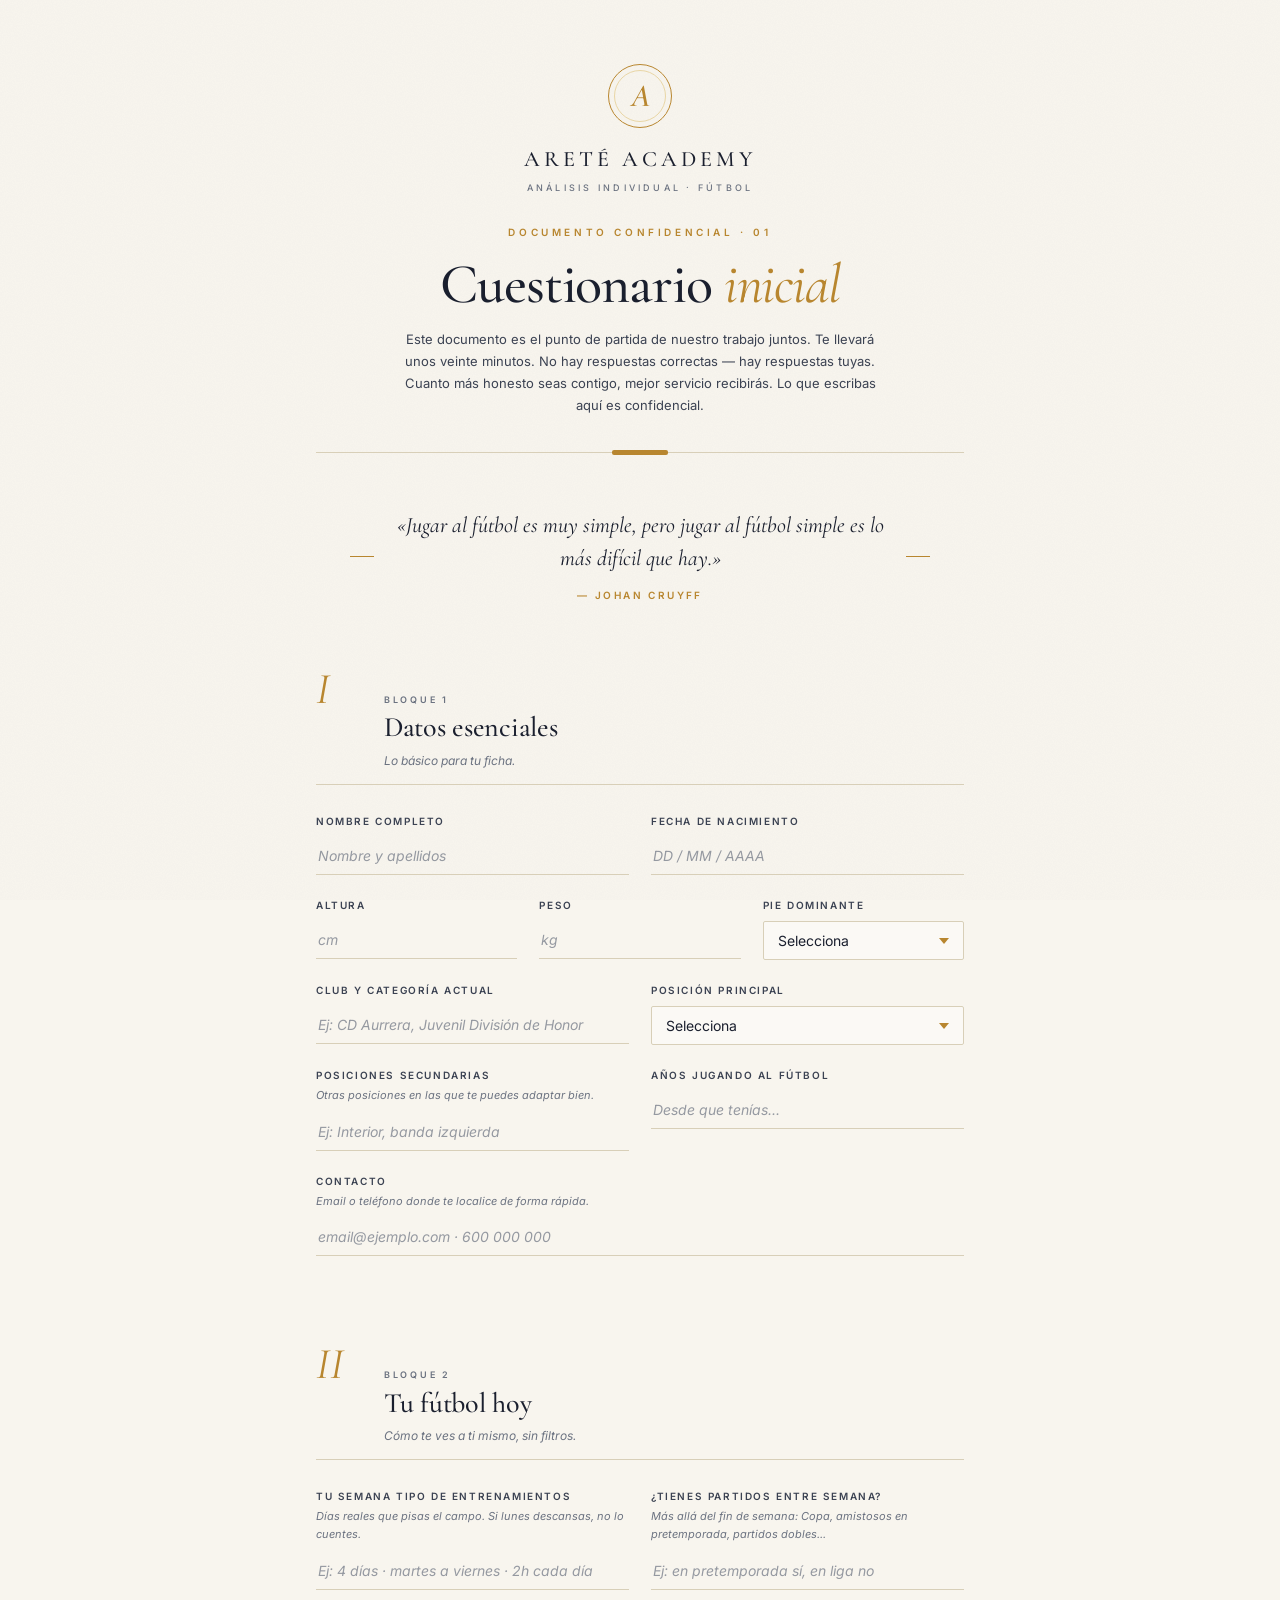
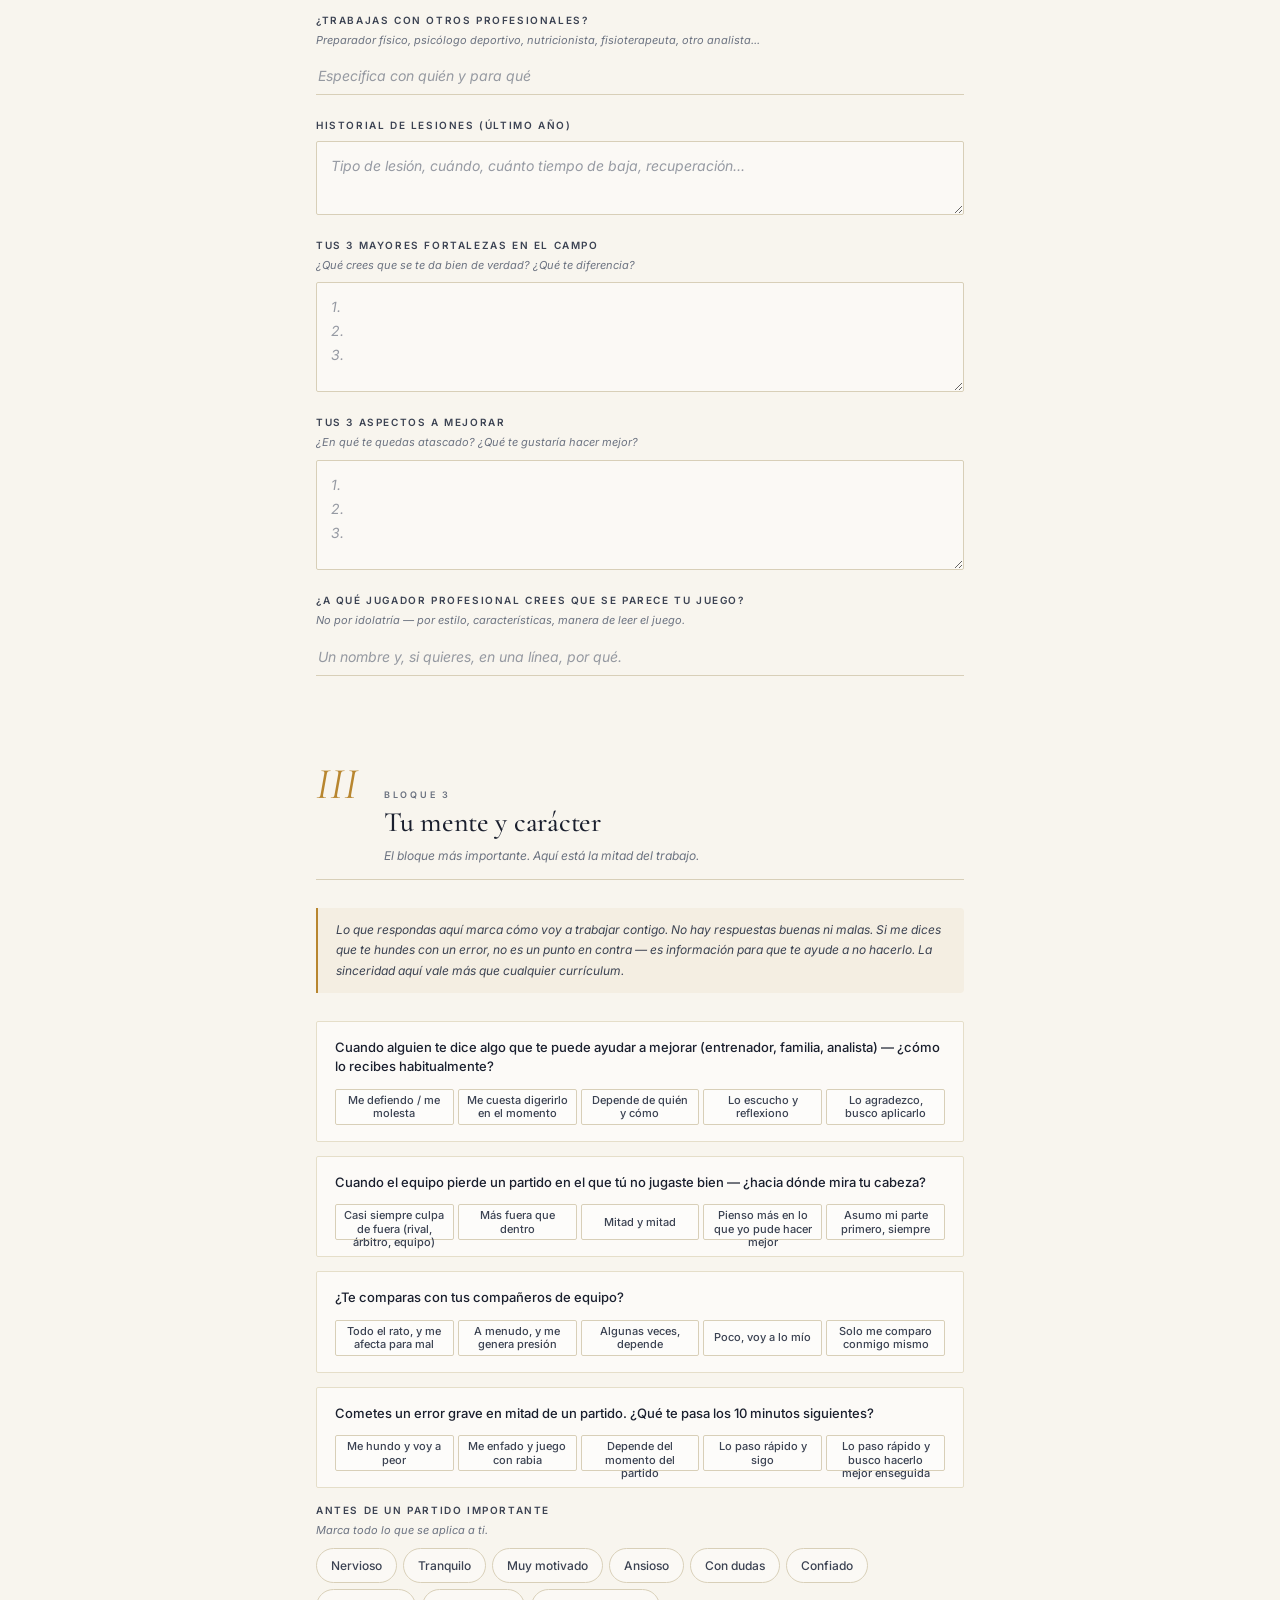
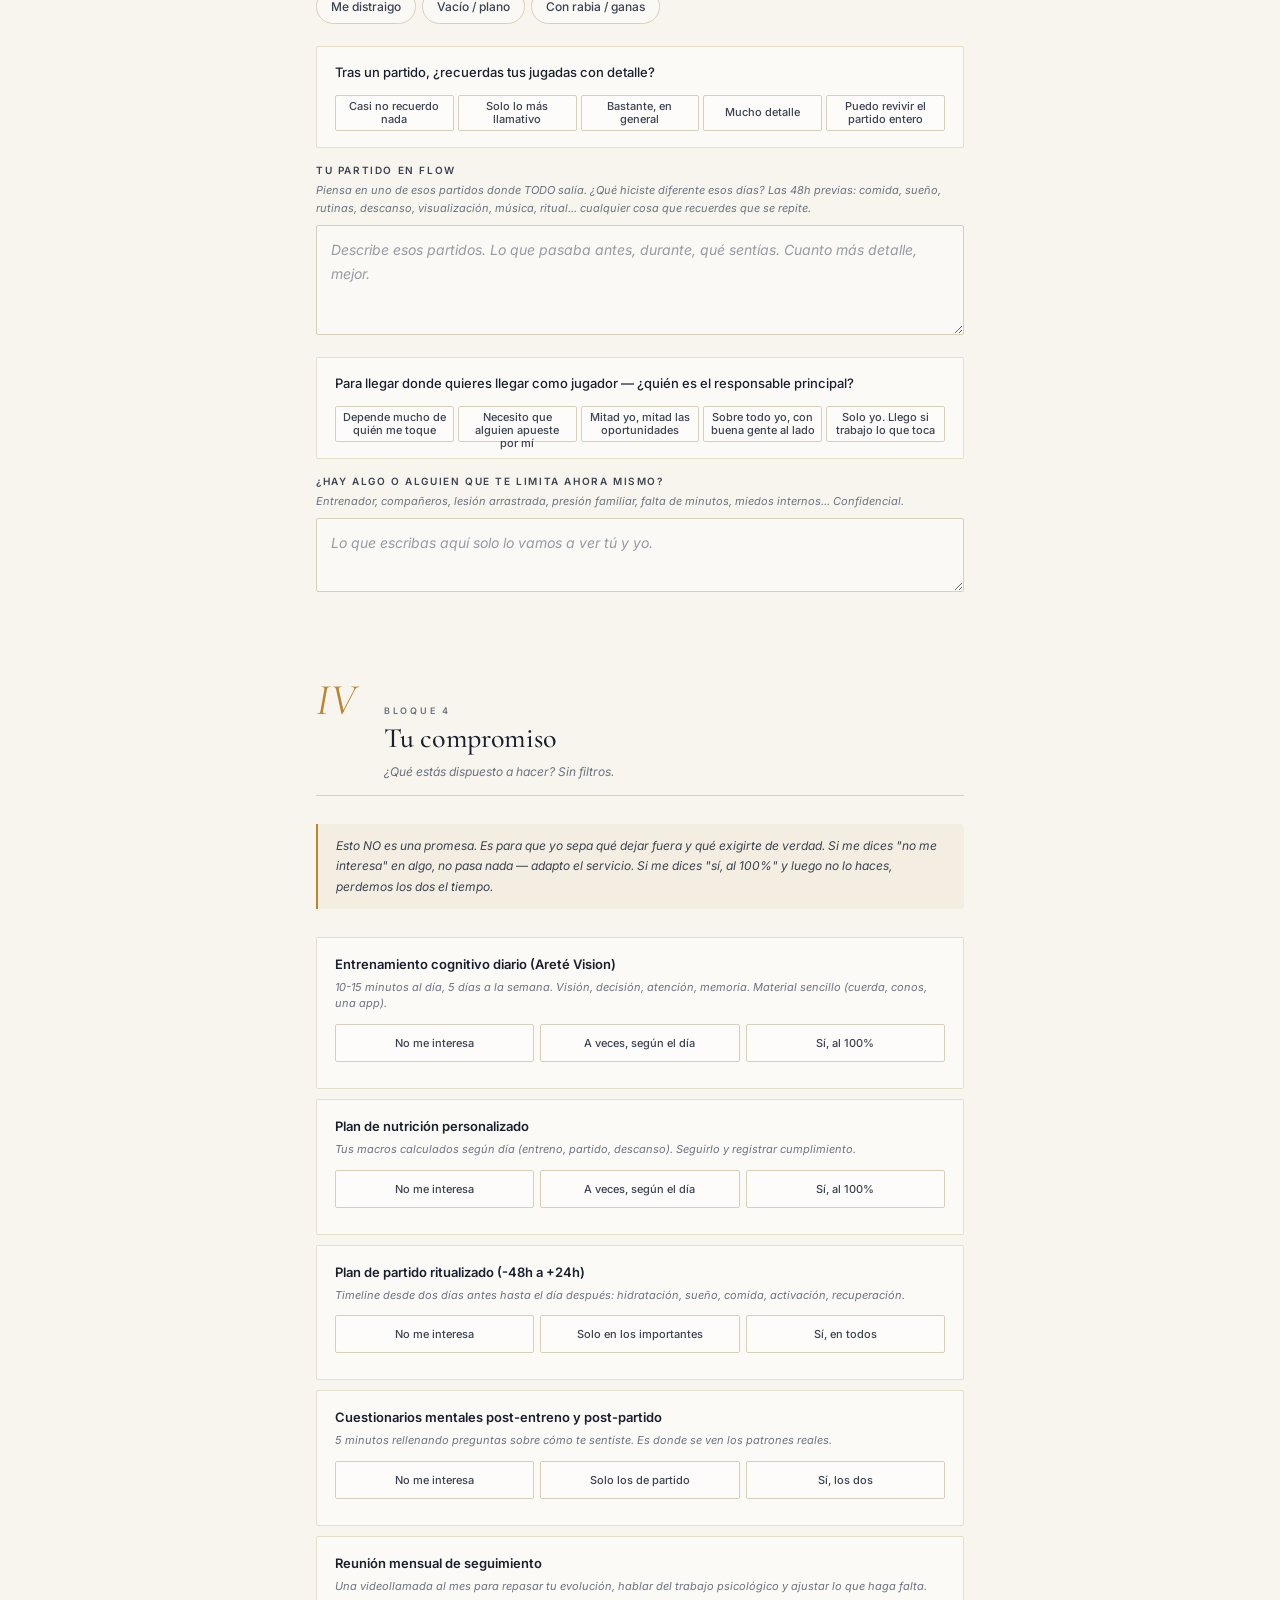
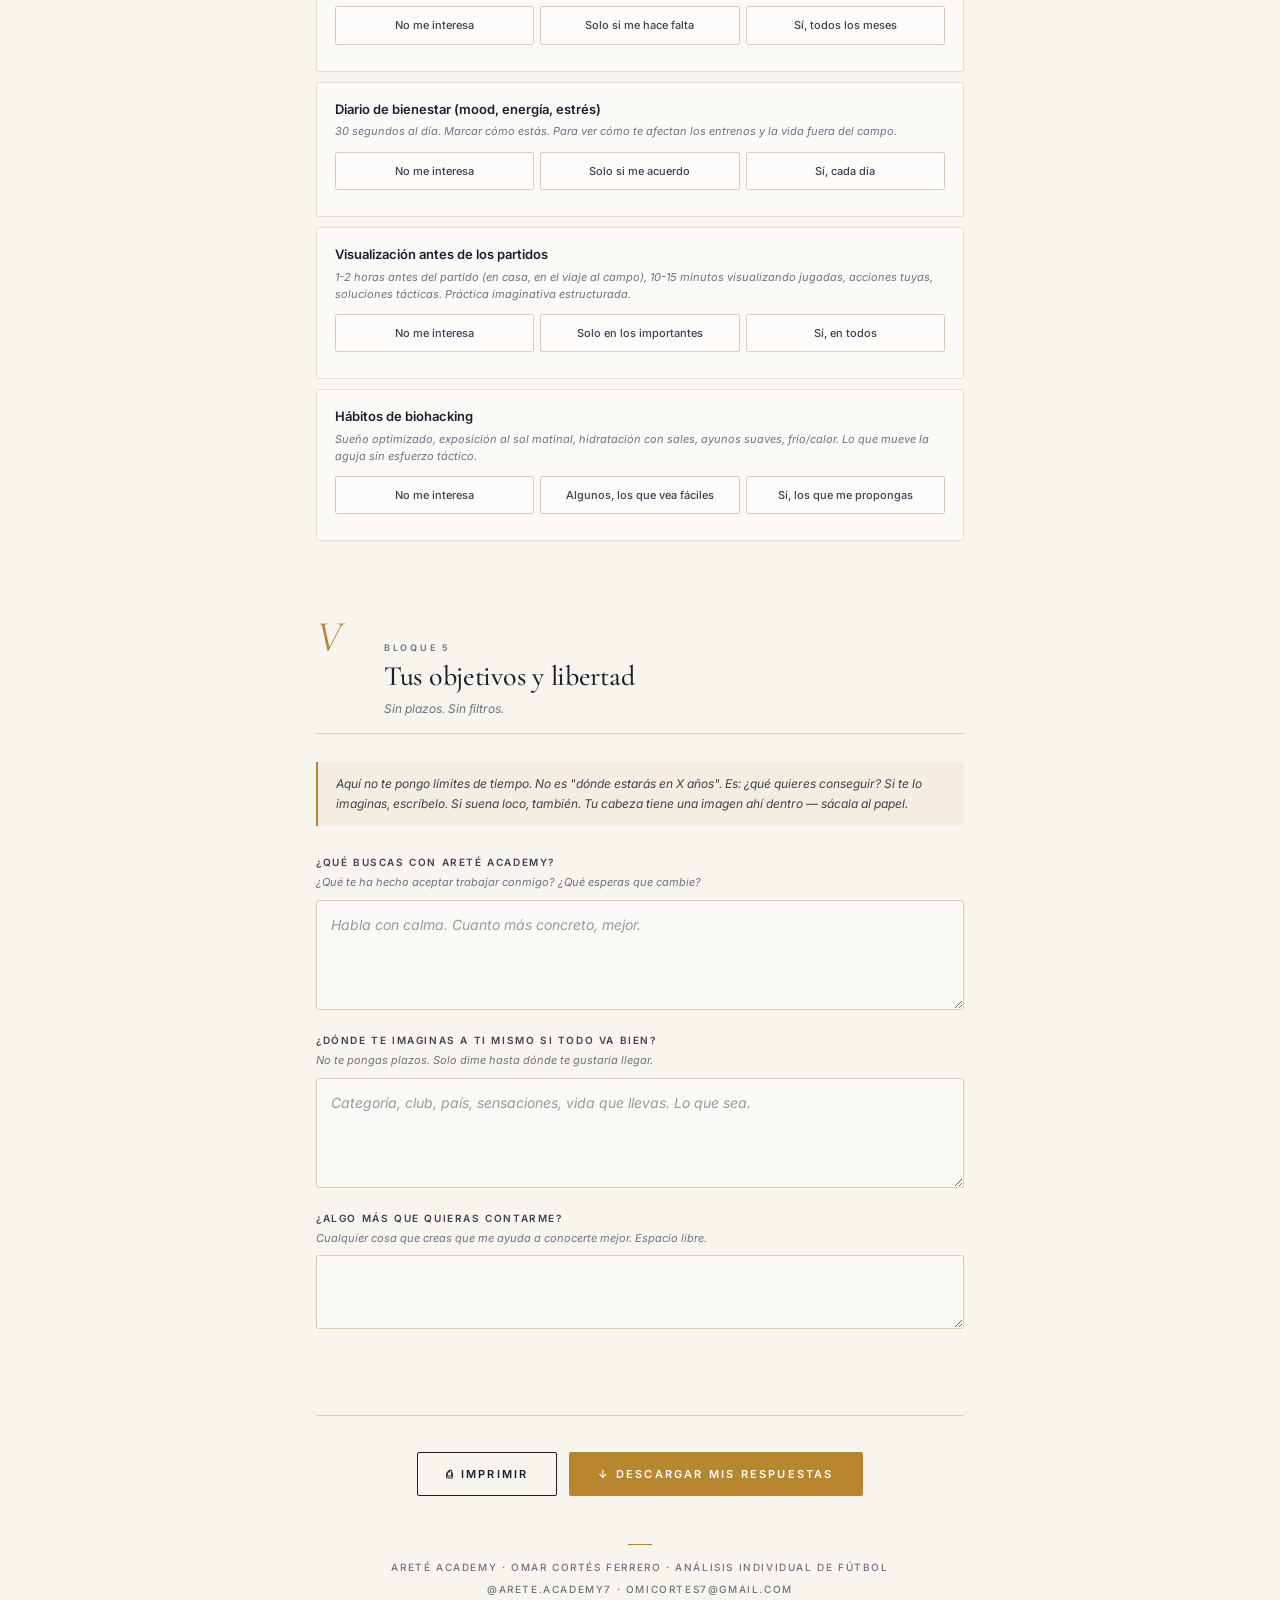
<file: cuestionario.html>
<!DOCTYPE html>
<html lang="es">
<head>
<meta charset="UTF-8">
<meta name="viewport" content="width=device-width, initial-scale=1.0">
<title>Cuestionario Inicial · Areté Academy</title>
<link rel="preconnect" href="https://fonts.googleapis.com">
<link rel="preconnect" href="https://fonts.gstatic.com" crossorigin>
<link href="https://fonts.googleapis.com/css2?family=Cormorant+Garamond:ital,wght@0,400;0,500;0,600;0,700;1,400;1,500&family=Inter:wght@300;400;500;600;700&display=swap" rel="stylesheet">
<style>
  :root {
    --paper:   #F8F5EE;
    --ink:     #1A1F2E;
    --ink-2:   #3B4252;
    --ink-3:   #6B7280;
    --gold:    #B8862F;
    --gold-pale:#E8D5A5;
    --line:    #D8CFB8;
    --line-2:  #E5DEC9;
  }
  * { box-sizing: border-box; }
  html, body { margin: 0; padding: 0; }
  body {
    background: var(--paper);
    color: var(--ink);
    font-family: 'Inter', -apple-system, sans-serif;
    font-size: 14px;
    line-height: 1.6;
    font-weight: 400;
    min-height: 100vh;
    -webkit-font-smoothing: antialiased;
  }
  body::before {
    content: '';
    position: fixed;
    inset: 0;
    pointer-events: none;
    background-image: url("data:image/svg+xml;utf8,<svg xmlns='http://www.w3.org/2000/svg' width='100' height='100'><filter id='n'><feTurbulence type='fractalNoise' baseFrequency='0.9' numOctaves='2' /><feColorMatrix values='0 0 0 0 0.10 0 0 0 0 0.12 0 0 0 0 0.18 0 0 0 0.04 0'/></filter><rect width='100%25' height='100%25' filter='url(%23n)'/></svg>");
    z-index: 1;
    opacity: 0.6;
  }
  .page { position: relative; z-index: 2; max-width: 760px; margin: 0 auto; padding: 64px 56px 80px; }
  .header { text-align: center; margin-bottom: 56px; padding-bottom: 36px; border-bottom: 0.5px solid var(--line); position: relative; }
  .header::after { content: ''; position: absolute; bottom: -3px; left: 50%; transform: translateX(-50%); width: 56px; height: 5px; background: var(--gold); border-radius: 2px; }
  .logo { display: inline-block; margin-bottom: 28px; }
  .logo-mark { width: 64px; height: 64px; margin: 0 auto 14px; border: 1.5px solid var(--gold); border-radius: 50%; display: flex; align-items: center; justify-content: center; font-family: 'Cormorant Garamond', serif; font-size: 32px; font-weight: 600; color: var(--gold); font-style: italic; letter-spacing: -0.02em; position: relative; }
  .logo-mark::before { content: ''; position: absolute; inset: 5px; border: 0.5px solid var(--gold-pale); border-radius: 50%; }
  .logo-name { font-family: 'Cormorant Garamond', serif; font-size: 22px; font-weight: 500; color: var(--ink); letter-spacing: 0.18em; text-transform: uppercase; }
  .logo-tag { font-size: 9px; font-weight: 500; letter-spacing: 0.36em; color: var(--ink-3); text-transform: uppercase; margin-top: 4px; }
  .doc-kicker { font-size: 10px; font-weight: 600; letter-spacing: 0.36em; color: var(--gold); text-transform: uppercase; margin-bottom: 16px; }
  .doc-title { font-family: 'Cormorant Garamond', serif; font-size: 56px; font-weight: 500; line-height: 1; color: var(--ink); letter-spacing: -0.02em; margin: 0 0 16px; }
  .doc-title em { font-style: italic; color: var(--gold); font-weight: 400; }
  .doc-sub { font-size: 13px; color: var(--ink-2); max-width: 480px; margin: 0 auto; line-height: 1.7; }
  .quote { margin: 48px auto 64px; max-width: 580px; text-align: center; position: relative; padding: 0 40px; }
  .quote::before, .quote::after { content: ''; position: absolute; top: 50%; width: 24px; height: 1px; background: var(--gold); }
  .quote::before { left: 0; } .quote::after { right: 0; }
  .quote-text { font-family: 'Cormorant Garamond', serif; font-style: italic; font-size: 22px; line-height: 1.5; color: var(--ink); margin-bottom: 12px; }
  .quote-author { font-size: 10px; font-weight: 600; letter-spacing: 0.24em; text-transform: uppercase; color: var(--gold); }
  .block { margin-bottom: 56px; padding-bottom: 8px; }
  .block-head { display: flex; align-items: baseline; gap: 18px; margin-bottom: 28px; padding-bottom: 14px; border-bottom: 0.5px solid var(--line); }
  .block-num { font-family: 'Cormorant Garamond', serif; font-style: italic; font-size: 44px; line-height: 1; color: var(--gold); width: 50px; flex-shrink: 0; }
  .block-title-wrap { flex: 1; }
  .block-kicker { font-size: 9px; font-weight: 600; letter-spacing: 0.3em; color: var(--ink-3); text-transform: uppercase; margin-bottom: 4px; }
  .block-title { font-family: 'Cormorant Garamond', serif; font-size: 28px; font-weight: 500; color: var(--ink); line-height: 1.2; letter-spacing: -0.01em; }
  .block-desc { font-size: 12px; color: var(--ink-3); margin-top: 6px; font-style: italic; }
  .block-intro { background: rgba(184, 134, 47, 0.06); border-left: 2px solid var(--gold); padding: 12px 18px; margin-bottom: 28px; font-size: 12px; color: var(--ink-2); font-style: italic; line-height: 1.7; border-radius: 0 4px 4px 0; }
  .row { display: grid; gap: 22px; margin-bottom: 22px; }
  .row-2 { grid-template-columns: 1fr 1fr; }
  .row-3 { grid-template-columns: 1fr 1fr 1fr; }
  .field { display: flex; flex-direction: column; }
  .label { font-size: 10px; font-weight: 600; letter-spacing: 0.16em; text-transform: uppercase; color: var(--ink-2); margin-bottom: 8px; }
  .hint { font-size: 11px; color: var(--ink-3); font-style: italic; margin-bottom: 8px; margin-top: -4px; }
  .input, .textarea, .select { background: transparent; border: none; border-bottom: 0.5px solid var(--line); font-family: 'Inter', sans-serif; font-size: 14px; color: var(--ink); padding: 10px 2px; outline: none; transition: border-color .2s; width: 100%; border-radius: 0; -webkit-appearance: none; appearance: none; }
  .input:focus, .textarea:focus, .select:focus { border-bottom-color: var(--gold); }
  .input::placeholder, .textarea::placeholder { color: var(--ink-3); font-style: italic; opacity: 0.7; }
  .textarea { resize: vertical; min-height: 70px; line-height: 1.7; border: 0.5px solid var(--line); border-radius: 2px; padding: 12px 14px; background: rgba(255,255,255,.4); }
  .textarea:focus { border-color: var(--gold); background: rgba(255,255,255,.7); }
  .textarea-big { min-height: 110px; }
  .select { background: rgba(255,255,255,.4); border: 0.5px solid var(--line); border-radius: 2px; padding: 10px 14px; background-image: url("data:image/svg+xml;utf8,<svg xmlns='http://www.w3.org/2000/svg' width='10' height='6' viewBox='0 0 10 6'><path fill='%23B8862F' d='M0 0l5 6 5-6z'/></svg>"); background-repeat: no-repeat; background-position: right 14px center; padding-right: 36px; cursor: pointer; }
  .chip-row { display: flex; flex-wrap: wrap; gap: 6px; }
  .chip { display: inline-flex; align-items: center; padding: 7px 14px; border: 0.5px solid var(--line); border-radius: 99px; font-size: 12px; font-weight: 500; color: var(--ink-2); background: rgba(255,255,255,.4); cursor: pointer; user-select: none; transition: all .15s; }
  .chip:hover { border-color: var(--gold); color: var(--ink); }
  .chip.selected { background: var(--gold); color: white; border-color: var(--gold); box-shadow: 0 2px 6px rgba(184,134,47,.25); }
  .commit-row { display: grid; grid-template-columns: 1fr 1fr 1fr; gap: 6px; margin-bottom: 10px; }
  .commit-btn { padding: 11px 8px; border: 0.5px solid var(--line); border-radius: 2px; background: rgba(255,255,255,.4); font-family: 'Inter', sans-serif; font-size: 11px; font-weight: 500; color: var(--ink-2); cursor: pointer; text-align: center; transition: all .15s; line-height: 1.3; }
  .commit-btn:hover { border-color: var(--gold); color: var(--ink); }
  .commit-btn.selected[data-val="no"] { background: rgba(180, 50, 50, 0.08); border-color: rgba(180,50,50,.4); color: #8B2C2C; }
  .commit-btn.selected[data-val="medio"] { background: rgba(184, 134, 47, 0.15); border-color: var(--gold); color: var(--gold); }
  .commit-btn.selected[data-val="si"] { background: rgba(26, 31, 46, 0.92); color: var(--paper); border-color: var(--ink); }
  .commit-item { background: rgba(255,255,255,.5); border: 0.5px solid var(--line-2); border-radius: 2px; padding: 16px 18px; margin-bottom: 10px; }
  .commit-title { font-size: 13px; color: var(--ink); font-weight: 600; margin-bottom: 4px; }
  .commit-desc { font-size: 11px; color: var(--ink-3); font-style: italic; margin-bottom: 12px; line-height: 1.5; }
  .spectrum { background: rgba(255,255,255,.5); border: 0.5px solid var(--line-2); border-radius: 2px; padding: 16px 18px; margin-bottom: 14px; }
  .spectrum-q { font-size: 13px; color: var(--ink); font-weight: 500; margin-bottom: 12px; line-height: 1.5; }
  .spectrum-scale { display: grid; grid-template-columns: repeat(5, 1fr); gap: 4px; }
  .spectrum-btn { height: 36px; background: rgba(255,255,255,.4); border: 0.5px solid var(--line); border-radius: 2px; font-family: 'Inter', sans-serif; font-size: 11px; font-weight: 500; color: var(--ink-2); cursor: pointer; line-height: 1.2; padding: 4px 6px; transition: all .12s; }
  .spectrum-btn:hover { border-color: var(--gold); color: var(--ink); }
  .spectrum-btn.selected { background: var(--ink); color: var(--paper); border-color: var(--ink); }
  .actions { margin-top: 56px; padding-top: 36px; border-top: 0.5px solid var(--line); display: flex; gap: 12px; flex-wrap: wrap; justify-content: center; }
  .btn { background: transparent; border: 0.5px solid var(--ink); color: var(--ink); padding: 14px 28px; font-family: 'Inter', sans-serif; font-size: 11px; font-weight: 600; letter-spacing: 0.2em; text-transform: uppercase; cursor: pointer; transition: all .15s; border-radius: 2px; }
  .btn:hover { background: var(--ink); color: var(--paper); }
  .btn-primary { background: var(--gold); color: white; border-color: var(--gold); }
  .btn-primary:hover { background: var(--ink); color: var(--paper); border-color: var(--ink); }
  .footer { margin-top: 48px; text-align: center; font-size: 10px; color: var(--ink-3); letter-spacing: 0.16em; text-transform: uppercase; font-weight: 500; }
  .footer-divider { width: 24px; height: 1px; background: var(--gold); margin: 0 auto 14px; }
  @media print {
    body { background: white; } body::before { display: none; }
    .page { max-width: 100%; padding: 24px; }
    .actions { display: none; } .footer { margin-top: 24px; }
    .input, .textarea, .select { border-color: #999 !important; background: white !important; }
    .chip { background: white !important; border-color: #999 !important; }
    .commit-btn, .spectrum-btn { background: white !important; border-color: #999 !important; }
    .spectrum, .commit-item, .block-intro { background: white !important; }
    .block { page-break-inside: avoid; } @page { margin: 1.5cm; }
  }
  @media (max-width: 640px) {
    .page { padding: 32px 22px 60px; }
    .doc-title { font-size: 36px; } .block-num { font-size: 32px; width: 36px; } .block-title { font-size: 22px; }
    .row-2, .row-3 { grid-template-columns: 1fr; }
    .quote { padding: 0 24px; } .quote::before, .quote::after { display: none; } .quote-text { font-size: 18px; }
    .spectrum-scale { grid-template-columns: 1fr; gap: 6px; } .spectrum-btn { height: 34px; }
    .commit-row { grid-template-columns: 1fr; }
  }
</style>
</head>
<body>

<div class="page">

  <header class="header">
    <div class="logo">
      <div class="logo-mark">A</div>
      <div class="logo-name">Areté Academy</div>
      <div class="logo-tag">Análisis Individual · Fútbol</div>
    </div>
    <div class="doc-kicker">Documento confidencial · 01</div>
    <h1 class="doc-title">Cuestionario <em>inicial</em></h1>
    <p class="doc-sub">
      Este documento es el punto de partida de nuestro trabajo juntos.
      Te llevará unos veinte minutos. No hay respuestas correctas — hay respuestas tuyas.
      Cuanto más honesto seas contigo, mejor servicio recibirás. Lo que escribas aquí es confidencial.
    </p>
  </header>

  <blockquote class="quote">
    <div class="quote-text">«Jugar al fútbol es muy simple, pero jugar al fútbol simple es lo más difícil que hay.»</div>
    <div class="quote-author">— Johan Cruyff</div>
  </blockquote>

  <!-- BLOQUE I -->
  <section class="block">
    <div class="block-head">
      <div class="block-num">I</div>
      <div class="block-title-wrap">
        <div class="block-kicker">Bloque 1</div>
        <div class="block-title">Datos esenciales</div>
        <div class="block-desc">Lo básico para tu ficha.</div>
      </div>
    </div>
    <div class="row row-2">
      <div class="field"><div class="label">Nombre completo</div><input class="input" type="text" name="nombre" placeholder="Nombre y apellidos"></div>
      <div class="field"><div class="label">Fecha de nacimiento</div><input class="input" type="text" name="nacimiento" placeholder="DD / MM / AAAA"></div>
    </div>
    <div class="row row-3">
      <div class="field"><div class="label">Altura</div><input class="input" type="text" name="altura" placeholder="cm"></div>
      <div class="field"><div class="label">Peso</div><input class="input" type="text" name="peso" placeholder="kg"></div>
      <div class="field"><div class="label">Pie dominante</div>
        <select class="select" name="pie"><option value="">Selecciona</option><option value="diestro">Diestro</option><option value="zurdo">Zurdo</option><option value="ambidiestro">Ambidiestro</option></select>
      </div>
    </div>
    <div class="row row-2">
      <div class="field"><div class="label">Club y categoría actual</div><input class="input" type="text" name="club" placeholder="Ej: CD Aurrera, Juvenil División de Honor"></div>
      <div class="field"><div class="label">Posición principal</div>
        <select class="select" name="posicion"><option value="">Selecciona</option><option>Portero</option><option>Lateral derecho</option><option>Lateral izquierdo</option><option>Central</option><option>Pivote / Mediocentro defensivo</option><option>Interior</option><option>Mediapunta</option><option>Banda derecha</option><option>Banda izquierda</option><option>Delantero centro</option></select>
      </div>
    </div>
    <div class="row row-2">
      <div class="field"><div class="label">Posiciones secundarias</div><div class="hint">Otras posiciones en las que te puedes adaptar bien.</div><input class="input" type="text" name="pos_sec" placeholder="Ej: Interior, banda izquierda"></div>
      <div class="field"><div class="label">Años jugando al fútbol</div><input class="input" type="text" name="anios" placeholder="Desde que tenías..."></div>
    </div>
    <div class="row">
      <div class="field"><div class="label">Contacto</div><div class="hint">Email o teléfono donde te localice de forma rápida.</div><input class="input" type="text" name="contacto" placeholder="email@ejemplo.com · 600 000 000"></div>
    </div>
  </section>

  <!-- BLOQUE II -->
  <section class="block">
    <div class="block-head">
      <div class="block-num">II</div>
      <div class="block-title-wrap">
        <div class="block-kicker">Bloque 2</div>
        <div class="block-title">Tu fútbol hoy</div>
        <div class="block-desc">Cómo te ves a ti mismo, sin filtros.</div>
      </div>
    </div>

    <div class="row row-2">
      <div class="field">
        <div class="label">Tu semana TIPO de entrenamientos</div>
        <div class="hint">Días reales que pisas el campo. Si lunes descansas, no lo cuentes.</div>
        <input class="input" type="text" name="entrenos_semana" placeholder="Ej: 4 días · martes a viernes · 2h cada día">
      </div>
      <div class="field">
        <div class="label">¿Tienes partidos entre semana?</div>
        <div class="hint">Más allá del fin de semana: Copa, amistosos en pretemporada, partidos dobles...</div>
        <input class="input" type="text" name="partidos_extra" placeholder="Ej: en pretemporada sí, en liga no">
      </div>
    </div>

    <div class="row">
      <div class="field"><div class="label">¿Trabajas con otros profesionales?</div><div class="hint">Preparador físico, psicólogo deportivo, nutricionista, fisioterapeuta, otro analista...</div><input class="input" type="text" name="otros_pros" placeholder="Especifica con quién y para qué"></div>
    </div>

    <div class="row">
      <div class="field"><div class="label">Historial de lesiones (último año)</div><textarea class="textarea" name="lesiones" placeholder="Tipo de lesión, cuándo, cuánto tiempo de baja, recuperación..."></textarea></div>
    </div>

    <div class="row">
      <div class="field"><div class="label">Tus 3 mayores fortalezas en el campo</div><div class="hint">¿Qué crees que se te da bien de verdad? ¿Qué te diferencia?</div><textarea class="textarea textarea-big" name="fortalezas" placeholder="1.&#10;2.&#10;3."></textarea></div>
    </div>

    <div class="row">
      <div class="field"><div class="label">Tus 3 aspectos a mejorar</div><div class="hint">¿En qué te quedas atascado? ¿Qué te gustaría hacer mejor?</div><textarea class="textarea textarea-big" name="mejorar" placeholder="1.&#10;2.&#10;3."></textarea></div>
    </div>

    <div class="row">
      <div class="field"><div class="label">¿A qué jugador profesional crees que se parece tu juego?</div><div class="hint">No por idolatría — por estilo, características, manera de leer el juego.</div><input class="input" type="text" name="ref_jugador" placeholder="Un nombre y, si quieres, en una línea, por qué."></div>
    </div>
  </section>

  <!-- BLOQUE III -->
  <section class="block">
    <div class="block-head">
      <div class="block-num">III</div>
      <div class="block-title-wrap">
        <div class="block-kicker">Bloque 3</div>
        <div class="block-title">Tu mente y carácter</div>
        <div class="block-desc">El bloque más importante. Aquí está la mitad del trabajo.</div>
      </div>
    </div>
    <div class="block-intro">Lo que respondas aquí marca cómo voy a trabajar contigo. No hay respuestas buenas ni malas. Si me dices que te hundes con un error, no es un punto en contra — es información para que te ayude a no hacerlo. La sinceridad aquí vale más que cualquier currículum.</div>

    <div class="spectrum">
      <div class="spectrum-q">Cuando alguien te dice algo que te puede ayudar a mejorar (entrenador, familia, analista) — ¿cómo lo recibes habitualmente?</div>
      <div class="spectrum-scale" data-field="psy_critica">
        <button type="button" class="spectrum-btn" data-val="1">Me defiendo / me molesta</button>
        <button type="button" class="spectrum-btn" data-val="2">Me cuesta digerirlo en el momento</button>
        <button type="button" class="spectrum-btn" data-val="3">Depende de quién y cómo</button>
        <button type="button" class="spectrum-btn" data-val="4">Lo escucho y reflexiono</button>
        <button type="button" class="spectrum-btn" data-val="5">Lo agradezco, busco aplicarlo</button>
      </div>
    </div>

    <div class="spectrum">
      <div class="spectrum-q">Cuando el equipo pierde un partido en el que tú no jugaste bien — ¿hacia dónde mira tu cabeza?</div>
      <div class="spectrum-scale" data-field="psy_culpa">
        <button type="button" class="spectrum-btn" data-val="1">Casi siempre culpa de fuera (rival, árbitro, equipo)</button>
        <button type="button" class="spectrum-btn" data-val="2">Más fuera que dentro</button>
        <button type="button" class="spectrum-btn" data-val="3">Mitad y mitad</button>
        <button type="button" class="spectrum-btn" data-val="4">Pienso más en lo que yo pude hacer mejor</button>
        <button type="button" class="spectrum-btn" data-val="5">Asumo mi parte primero, siempre</button>
      </div>
    </div>

    <div class="spectrum">
      <div class="spectrum-q">¿Te comparas con tus compañeros de equipo?</div>
      <div class="spectrum-scale" data-field="psy_compara">
        <button type="button" class="spectrum-btn" data-val="1">Todo el rato, y me afecta para mal</button>
        <button type="button" class="spectrum-btn" data-val="2">A menudo, y me genera presión</button>
        <button type="button" class="spectrum-btn" data-val="3">Algunas veces, depende</button>
        <button type="button" class="spectrum-btn" data-val="4">Poco, voy a lo mío</button>
        <button type="button" class="spectrum-btn" data-val="5">Solo me comparo conmigo mismo</button>
      </div>
    </div>

    <div class="spectrum">
      <div class="spectrum-q">Cometes un error grave en mitad de un partido. ¿Qué te pasa los 10 minutos siguientes?</div>
      <div class="spectrum-scale" data-field="psy_error">
        <button type="button" class="spectrum-btn" data-val="1">Me hundo y voy a peor</button>
        <button type="button" class="spectrum-btn" data-val="2">Me enfado y juego con rabia</button>
        <button type="button" class="spectrum-btn" data-val="3">Depende del momento del partido</button>
        <button type="button" class="spectrum-btn" data-val="4">Lo paso rápido y sigo</button>
        <button type="button" class="spectrum-btn" data-val="5">Lo paso rápido y busco hacerlo mejor enseguida</button>
      </div>
    </div>

    <div class="row">
      <div class="field">
        <div class="label">Antes de un partido importante</div>
        <div class="hint">Marca todo lo que se aplica a ti.</div>
        <div class="chip-row" data-multi="prepartido">
          <span class="chip" data-val="nervioso">Nervioso</span>
          <span class="chip" data-val="tranquilo">Tranquilo</span>
          <span class="chip" data-val="motivado">Muy motivado</span>
          <span class="chip" data-val="ansioso">Ansioso</span>
          <span class="chip" data-val="dudas">Con dudas</span>
          <span class="chip" data-val="confiado">Confiado</span>
          <span class="chip" data-val="distraido">Me distraigo</span>
          <span class="chip" data-val="vacio">Vacío / plano</span>
          <span class="chip" data-val="rabia">Con rabia / ganas</span>
        </div>
      </div>
    </div>

    <div class="spectrum">
      <div class="spectrum-q">Tras un partido, ¿recuerdas tus jugadas con detalle?</div>
      <div class="spectrum-scale" data-field="psy_memoria">
        <button type="button" class="spectrum-btn" data-val="1">Casi no recuerdo nada</button>
        <button type="button" class="spectrum-btn" data-val="2">Solo lo más llamativo</button>
        <button type="button" class="spectrum-btn" data-val="3">Bastante, en general</button>
        <button type="button" class="spectrum-btn" data-val="4">Mucho detalle</button>
        <button type="button" class="spectrum-btn" data-val="5">Puedo revivir el partido entero</button>
      </div>
    </div>

    <div class="row">
      <div class="field">
        <div class="label">Tu partido en flow</div>
        <div class="hint">Piensa en uno de esos partidos donde TODO salía. ¿Qué hiciste diferente esos días? Las 48h previas: comida, sueño, rutinas, descanso, visualización, música, ritual... cualquier cosa que recuerdes que se repite.</div>
        <textarea class="textarea textarea-big" name="flow" placeholder="Describe esos partidos. Lo que pasaba antes, durante, qué sentías. Cuanto más detalle, mejor."></textarea>
      </div>
    </div>

    <div class="spectrum">
      <div class="spectrum-q">Para llegar donde quieres llegar como jugador — ¿quién es el responsable principal?</div>
      <div class="spectrum-scale" data-field="psy_agente">
        <button type="button" class="spectrum-btn" data-val="1">Depende mucho de quién me toque</button>
        <button type="button" class="spectrum-btn" data-val="2">Necesito que alguien apueste por mí</button>
        <button type="button" class="spectrum-btn" data-val="3">Mitad yo, mitad las oportunidades</button>
        <button type="button" class="spectrum-btn" data-val="4">Sobre todo yo, con buena gente al lado</button>
        <button type="button" class="spectrum-btn" data-val="5">Solo yo. Llego si trabajo lo que toca</button>
      </div>
    </div>

    <div class="row">
      <div class="field"><div class="label">¿Hay algo o alguien que te limita ahora mismo?</div><div class="hint">Entrenador, compañeros, lesión arrastrada, presión familiar, falta de minutos, miedos internos... Confidencial.</div><textarea class="textarea" name="limita" placeholder="Lo que escribas aquí solo lo vamos a ver tú y yo."></textarea></div>
    </div>
  </section>

  <!-- BLOQUE IV -->
  <section class="block">
    <div class="block-head">
      <div class="block-num">IV</div>
      <div class="block-title-wrap">
        <div class="block-kicker">Bloque 4</div>
        <div class="block-title">Tu compromiso</div>
        <div class="block-desc">¿Qué estás dispuesto a hacer? Sin filtros.</div>
      </div>
    </div>
    <div class="block-intro">Esto NO es una promesa. Es para que yo sepa qué dejar fuera y qué exigirte de verdad. Si me dices "no me interesa" en algo, no pasa nada — adapto el servicio. Si me dices "sí, al 100%" y luego no lo haces, perdemos los dos el tiempo.</div>

    <div class="commit-item">
      <div class="commit-title">Entrenamiento cognitivo diario (Areté Vision)</div>
      <div class="commit-desc">10-15 minutos al día, 5 días a la semana. Visión, decisión, atención, memoria. Material sencillo (cuerda, conos, una app).</div>
      <div class="commit-row" data-commit="commit_cog">
        <button type="button" class="commit-btn" data-val="no">No me interesa</button>
        <button type="button" class="commit-btn" data-val="medio">A veces, según el día</button>
        <button type="button" class="commit-btn" data-val="si">Sí, al 100%</button>
      </div>
    </div>

    <div class="commit-item">
      <div class="commit-title">Plan de nutrición personalizado</div>
      <div class="commit-desc">Tus macros calculados según día (entreno, partido, descanso). Seguirlo y registrar cumplimiento.</div>
      <div class="commit-row" data-commit="commit_nut">
        <button type="button" class="commit-btn" data-val="no">No me interesa</button>
        <button type="button" class="commit-btn" data-val="medio">A veces, según el día</button>
        <button type="button" class="commit-btn" data-val="si">Sí, al 100%</button>
      </div>
    </div>

    <div class="commit-item">
      <div class="commit-title">Plan de partido ritualizado (-48h a +24h)</div>
      <div class="commit-desc">Timeline desde dos días antes hasta el día después: hidratación, sueño, comida, activación, recuperación.</div>
      <div class="commit-row" data-commit="commit_plan">
        <button type="button" class="commit-btn" data-val="no">No me interesa</button>
        <button type="button" class="commit-btn" data-val="medio">Solo en los importantes</button>
        <button type="button" class="commit-btn" data-val="si">Sí, en todos</button>
      </div>
    </div>

    <div class="commit-item">
      <div class="commit-title">Cuestionarios mentales post-entreno y post-partido</div>
      <div class="commit-desc">5 minutos rellenando preguntas sobre cómo te sentiste. Es donde se ven los patrones reales.</div>
      <div class="commit-row" data-commit="commit_mental">
        <button type="button" class="commit-btn" data-val="no">No me interesa</button>
        <button type="button" class="commit-btn" data-val="medio">Solo los de partido</button>
        <button type="button" class="commit-btn" data-val="si">Sí, los dos</button>
      </div>
    </div>

    <div class="commit-item">
      <div class="commit-title">Reunión mensual de seguimiento</div>
      <div class="commit-desc">Una videollamada al mes para repasar tu evolución, hablar del trabajo psicológico y ajustar lo que haga falta.</div>
      <div class="commit-row" data-commit="commit_reunion">
        <button type="button" class="commit-btn" data-val="no">No me interesa</button>
        <button type="button" class="commit-btn" data-val="medio">Solo si me hace falta</button>
        <button type="button" class="commit-btn" data-val="si">Sí, todos los meses</button>
      </div>
    </div>

    <div class="commit-item">
      <div class="commit-title">Diario de bienestar (mood, energía, estrés)</div>
      <div class="commit-desc">30 segundos al día. Marcar cómo estás. Para ver cómo te afectan los entrenos y la vida fuera del campo.</div>
      <div class="commit-row" data-commit="commit_bienestar">
        <button type="button" class="commit-btn" data-val="no">No me interesa</button>
        <button type="button" class="commit-btn" data-val="medio">Solo si me acuerdo</button>
        <button type="button" class="commit-btn" data-val="si">Sí, cada día</button>
      </div>
    </div>

    <div class="commit-item">
      <div class="commit-title">Visualización antes de los partidos</div>
      <div class="commit-desc">1-2 horas antes del partido (en casa, en el viaje al campo), 10-15 minutos visualizando jugadas, acciones tuyas, soluciones tácticas. Práctica imaginativa estructurada.</div>
      <div class="commit-row" data-commit="commit_visual">
        <button type="button" class="commit-btn" data-val="no">No me interesa</button>
        <button type="button" class="commit-btn" data-val="medio">Solo en los importantes</button>
        <button type="button" class="commit-btn" data-val="si">Sí, en todos</button>
      </div>
    </div>

    <div class="commit-item">
      <div class="commit-title">Hábitos de biohacking</div>
      <div class="commit-desc">Sueño optimizado, exposición al sol matinal, hidratación con sales, ayunos suaves, frío/calor. Lo que mueve la aguja sin esfuerzo táctico.</div>
      <div class="commit-row" data-commit="commit_biohack">
        <button type="button" class="commit-btn" data-val="no">No me interesa</button>
        <button type="button" class="commit-btn" data-val="medio">Algunos, los que vea fáciles</button>
        <button type="button" class="commit-btn" data-val="si">Sí, los que me propongas</button>
      </div>
    </div>
  </section>

  <!-- BLOQUE V -->
  <section class="block">
    <div class="block-head">
      <div class="block-num">V</div>
      <div class="block-title-wrap">
        <div class="block-kicker">Bloque 5</div>
        <div class="block-title">Tus objetivos y libertad</div>
        <div class="block-desc">Sin plazos. Sin filtros.</div>
      </div>
    </div>
    <div class="block-intro">Aquí no te pongo límites de tiempo. No es "dónde estarás en X años". Es: ¿qué quieres conseguir? Si te lo imaginas, escríbelo. Si suena loco, también. Tu cabeza tiene una imagen ahí dentro — sácala al papel.</div>

    <div class="row">
      <div class="field"><div class="label">¿Qué buscas con Areté Academy?</div><div class="hint">¿Qué te ha hecho aceptar trabajar conmigo? ¿Qué esperas que cambie?</div><textarea class="textarea textarea-big" name="busca_arete" placeholder="Habla con calma. Cuanto más concreto, mejor."></textarea></div>
    </div>

    <div class="row">
      <div class="field"><div class="label">¿Dónde te imaginas a ti mismo si todo va bien?</div><div class="hint">No te pongas plazos. Solo dime hasta dónde te gustaría llegar.</div><textarea class="textarea textarea-big" name="vision" placeholder="Categoría, club, país, sensaciones, vida que llevas. Lo que sea."></textarea></div>
    </div>

    <div class="row">
      <div class="field"><div class="label">¿Algo más que quieras contarme?</div><div class="hint">Cualquier cosa que creas que me ayuda a conocerte mejor. Espacio libre.</div><textarea class="textarea" name="extra" placeholder=""></textarea></div>
    </div>
  </section>

  <div class="actions">
    <button class="btn" onclick="window.print()">⎙ Imprimir</button>
    <button class="btn btn-primary" onclick="descargarRespuestas()">↓ Descargar mis respuestas</button>
  </div>

  <div class="footer">
    <div class="footer-divider"></div>
    Areté Academy · Omar Cortés Ferrero · Análisis Individual de Fútbol<br>
    <span style="margin-top:6px;display:inline-block;">@arete.academy7 · omicortes7@gmail.com</span>
  </div>

</div>

<script>
  document.querySelectorAll('[data-single]').forEach(function(row){
    row.querySelectorAll('.chip').forEach(function(chip){
      chip.addEventListener('click', function(){
        row.querySelectorAll('.chip').forEach(function(c){ c.classList.remove('selected'); });
        chip.classList.add('selected');
      });
    });
  });
  document.querySelectorAll('[data-multi]').forEach(function(row){
    row.querySelectorAll('.chip').forEach(function(chip){
      chip.addEventListener('click', function(){ chip.classList.toggle('selected'); });
    });
  });
  document.querySelectorAll('[data-commit]').forEach(function(row){
    row.querySelectorAll('.commit-btn').forEach(function(btn){
      btn.addEventListener('click', function(){
        row.querySelectorAll('.commit-btn').forEach(function(b){ b.classList.remove('selected'); });
        btn.classList.add('selected');
      });
    });
  });
  document.querySelectorAll('.spectrum-scale').forEach(function(scale){
    scale.querySelectorAll('.spectrum-btn').forEach(function(btn){
      btn.addEventListener('click', function(){
        scale.querySelectorAll('.spectrum-btn').forEach(function(b){ b.classList.remove('selected'); });
        btn.classList.add('selected');
      });
    });
  });

  function descargarRespuestas(){
    document.querySelectorAll('input, textarea, select').forEach(function(el){
      if(el.tagName === 'SELECT'){
        Array.from(el.options).forEach(function(opt){
          if(opt.value === el.value){ opt.setAttribute('selected','selected'); }
          else { opt.removeAttribute('selected'); }
        });
      } else if(el.tagName === 'TEXTAREA'){
        el.textContent = el.value || '';
      } else {
        el.setAttribute('value', el.value || '');
      }
    });
    document.querySelectorAll('.chip.selected, .commit-btn.selected, .spectrum-btn.selected').forEach(function(el){
      el.setAttribute('data-was-selected', 'true');
    });

    var html = '<!DOCTYPE html>\n<html lang="es">\n<head>\n<meta charset="UTF-8">\n<title>'+document.title+'</title>\n';
    document.querySelectorAll('link[rel="stylesheet"], style').forEach(function(s){ html += s.outerHTML + '\n'; });
    html += '<style>[data-was-selected="true"]{background:#1A1F2E !important;color:#F8F5EE !important;border-color:#1A1F2E !important;}.chip[data-was-selected="true"]{background:#B8862F !important;color:white !important;border-color:#B8862F !important;}.commit-btn[data-was-selected="true"][data-val="no"]{background:rgba(180,50,50,.15) !important;border-color:rgba(180,50,50,.4) !important;color:#8B2C2C !important;}.commit-btn[data-was-selected="true"][data-val="medio"]{background:rgba(184,134,47,.25) !important;border-color:#B8862F !important;color:#B8862F !important;}.commit-btn[data-was-selected="true"][data-val="si"]{background:#1A1F2E !important;color:#F8F5EE !important;border-color:#1A1F2E !important;}</style>';
    html += '</head>\n<body>\n' + document.querySelector('.page').outerHTML + '\n</body>\n</html>';

    var nombre = (document.querySelector('input[name="nombre"]').value || 'cuestionario').trim();
    var slug = nombre.toLowerCase()
      .replace(/[áàä]/g,'a').replace(/[éèë]/g,'e').replace(/[íìï]/g,'i')
      .replace(/[óòö]/g,'o').replace(/[úùü]/g,'u').replace(/[ñ]/g,'n')
      .replace(/[^a-z0-9]+/g,'_').replace(/^_+|_+$/g,'');
    var fecha = new Date().toISOString().slice(0,10);
    var filename = 'cuestionario_arete_' + slug + '_' + fecha + '.html';

    var blob = new Blob([html], { type: 'text/html;charset=utf-8' });
    var url = URL.createObjectURL(blob);
    var a = document.createElement('a');
    a.href = url;
    a.download = filename;
    document.body.appendChild(a);
    a.click();
    setTimeout(function(){ document.body.removeChild(a); URL.revokeObjectURL(url); }, 100);
    document.querySelectorAll('[data-was-selected]').forEach(function(el){ el.removeAttribute('data-was-selected'); });
  }
  window.descargarRespuestas = descargarRespuestas;
</script>

</body>
</html>
</file>
